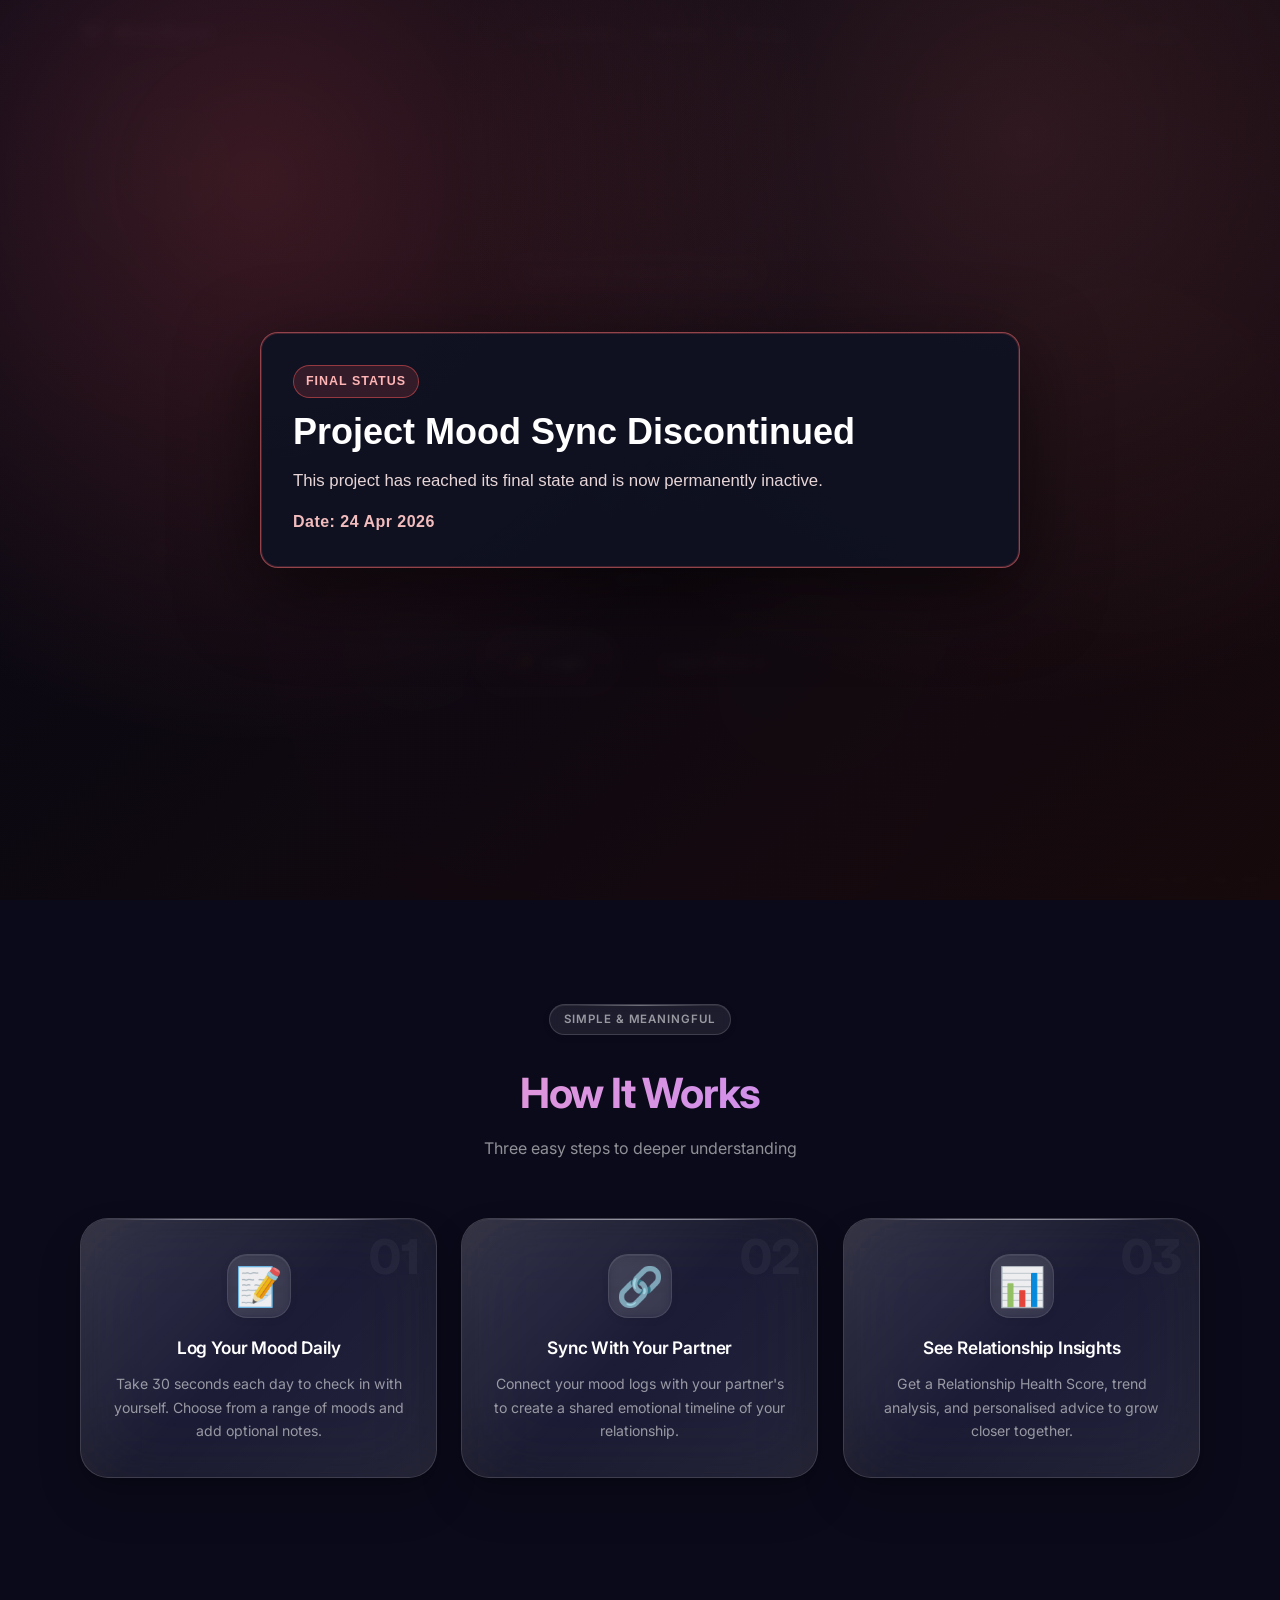
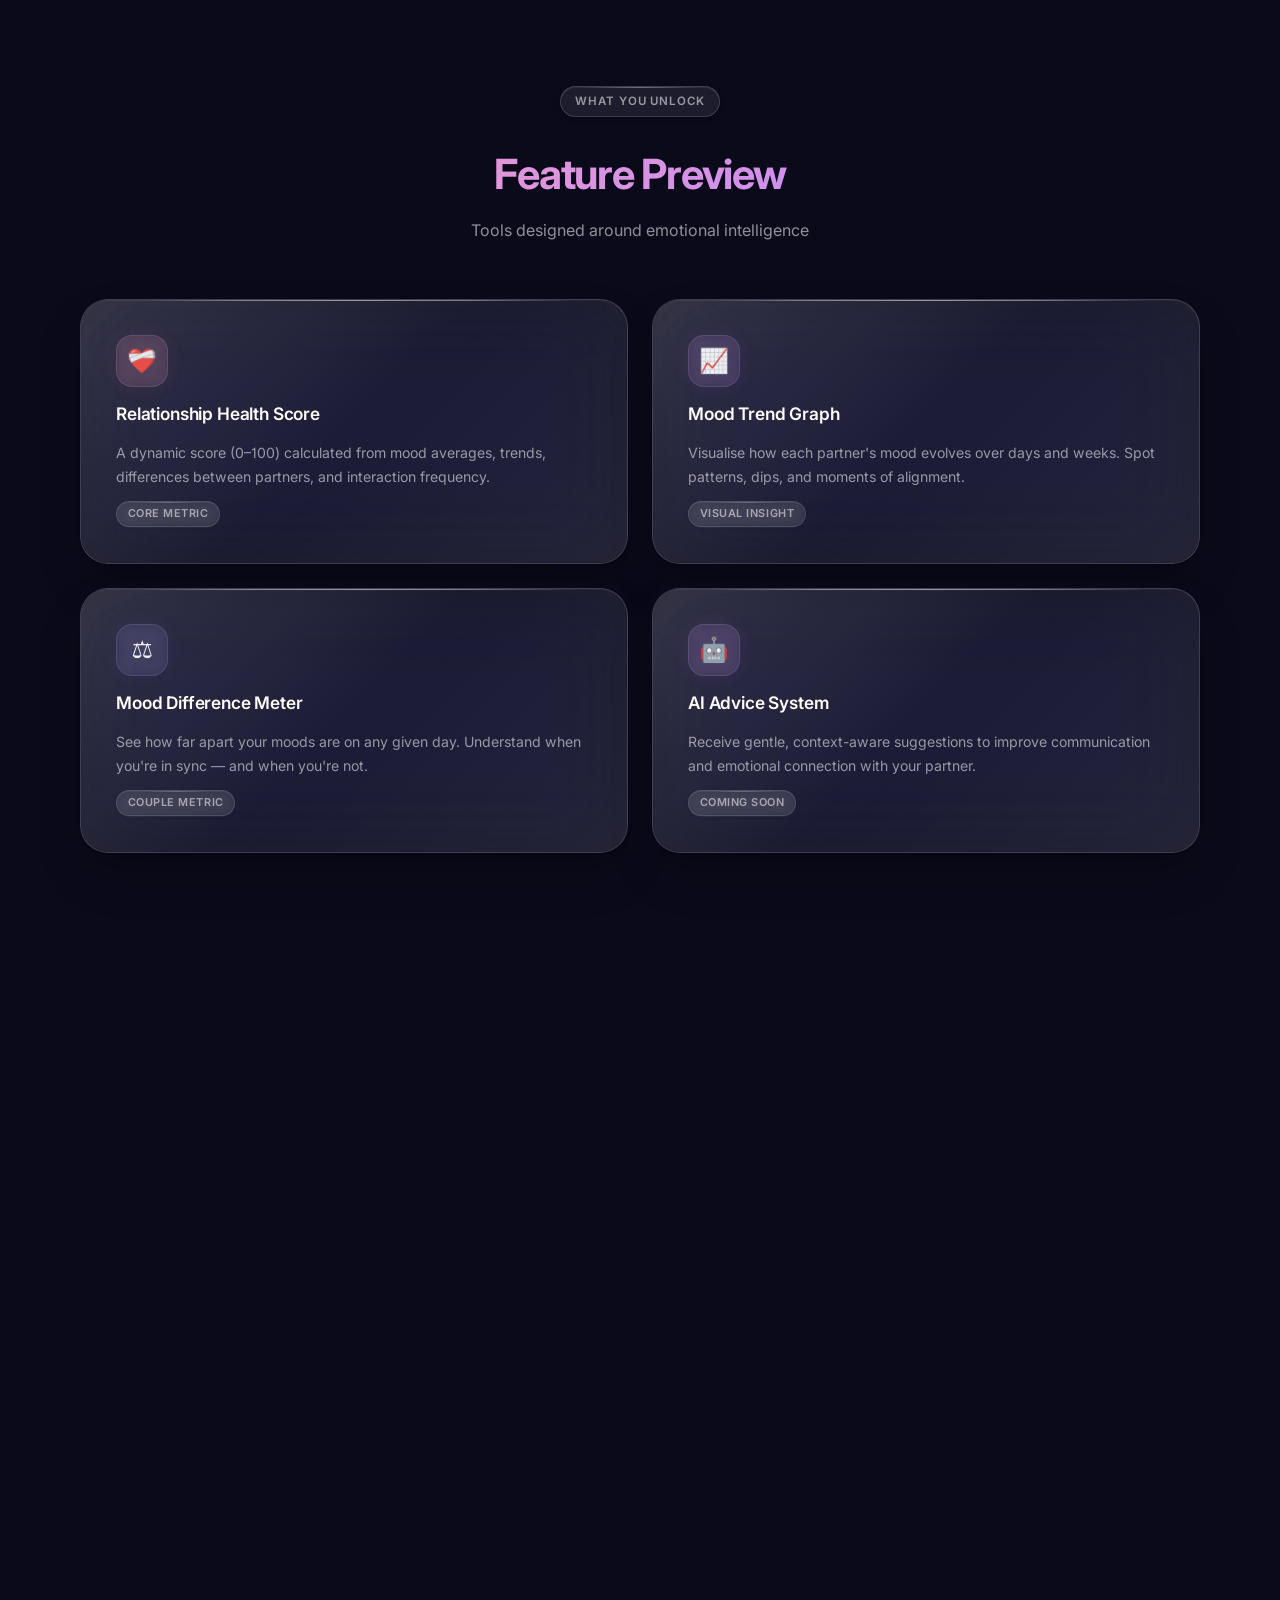
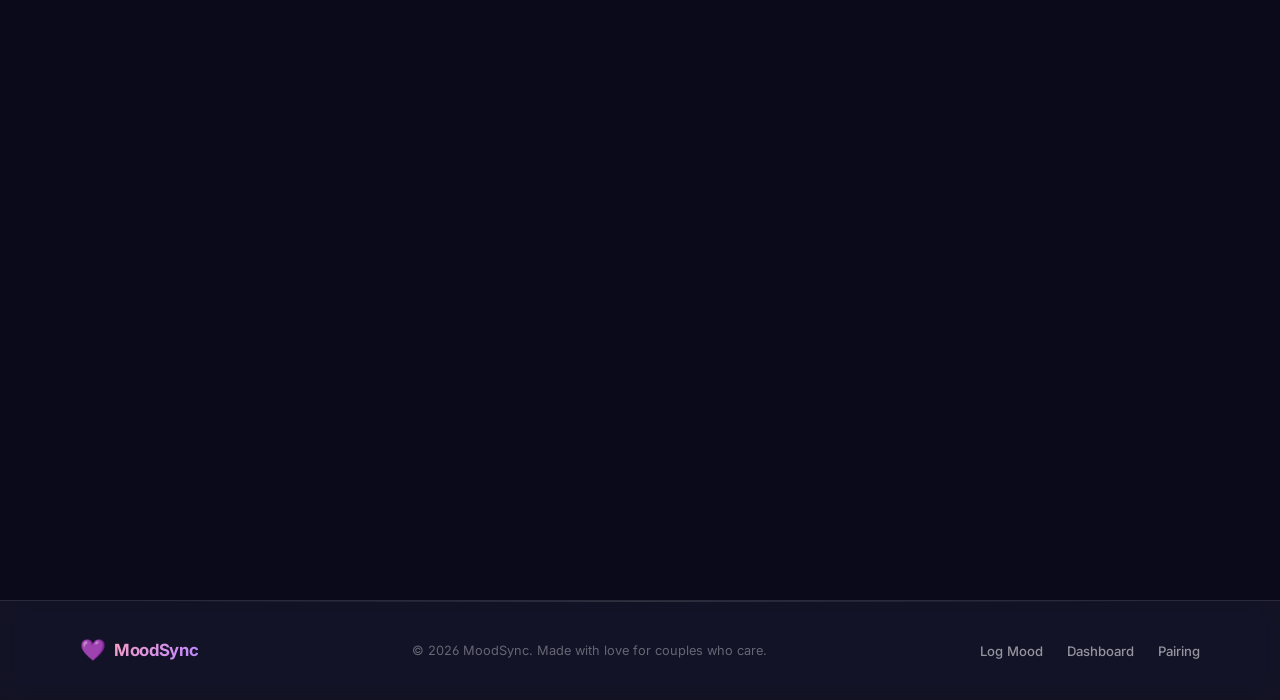
<file: index.html>
<!DOCTYPE html>
<html lang="en">
<head>
    <meta charset="UTF-8">
    <meta name="viewport" content="width=device-width, initial-scale=1.0">
    <title>MoodSync — Understand Your Relationship Better</title>
    <link rel="stylesheet" href="css/style.css">
    <link rel="preconnect" href="https://fonts.googleapis.com">
    <link rel="preconnect" href="https://fonts.gstatic.com" crossorigin>
    <link href="https://fonts.googleapis.com/css2?family=Inter:wght@300;400;500;600;700;800&display=swap" rel="stylesheet">
</head>
<body>

    <!-- Animated Background Orbs -->
    <div class="bg-orbs" aria-hidden="true">
        <div class="orb orb--1"></div>
        <div class="orb orb--2"></div>
        <div class="orb orb--3"></div>
        <div class="orb orb--4"></div>
    </div>

    <!-- ========== NAVBAR ========== -->
    <nav class="navbar">
        <div class="container navbar__inner">
            <a href="index.html" class="navbar__logo">
                <span class="navbar__logo-icon">💜</span>
                <span class="navbar__logo-text">MoodSync</span>
            </a>
            <ul class="navbar__links">
                <li><a href="#how-it-works">How It Works</a></li>
                <li><a href="#features">Features</a></li>
                <li><a href="#privacy">Privacy</a></li>
            </ul>
            <a class="btn btn--sm btn--outline btn--disabled" aria-disabled="true" tabindex="-1">Get App</a>
            <button class="navbar__hamburger" aria-label="Toggle navigation">
                <span></span><span></span><span></span>
            </button>
        </div>
    </nav>

    <!-- ========== HERO ========== -->
    <header class="hero" id="hero">
        <div class="container hero__inner">
            <p class="hero__badge">Relationship Analytics for Couples</p>
            <h1 class="hero__title">
                <span class="hero__title-line">MoodSync</span>
            </h1>
            <p class="hero__tagline">Understand Your Relationship Better</p>
            <p class="hero__description">
                Log your daily mood, sync with your partner, and uncover
                powerful insights about your relationship health — all in a
                private, emotionally safe space.
            </p>
            <div class="hero__cta-group">
                <a href="login.html" class="btn btn--glass btn--lg">
                    <span class="btn__icon">✨</span>
                    Login
                </a>
                <a href="#how-it-works" class="btn btn--ghost btn--lg">
                    Learn More ↓
                </a>
            </div>
            <!-- Floating mood emojis -->
            <div class="hero__emojis" aria-hidden="true">
                <span class="floating-emoji floating-emoji--1">😊</span>
                <span class="floating-emoji floating-emoji--2">💕</span>
                <span class="floating-emoji floating-emoji--3">🥰</span>
                <span class="floating-emoji floating-emoji--4">✨</span>
                <span class="floating-emoji floating-emoji--5">💜</span>
            </div>
        </div>
    </header>

    <!-- ========== HOW IT WORKS ========== -->
    <section class="section how-it-works" id="how-it-works">
        <div class="container">
            <div class="section__header">
                <p class="section__label">Simple & Meaningful</p>
                <h2 class="section__title">How It Works</h2>
                <p class="section__subtitle">Three easy steps to deeper understanding</p>
            </div>
            <div class="steps-grid">
                <!-- Step 1 -->
                <div class="step-card glass-card">
                    <div class="step-card__number">01</div>
                    <div class="step-card__icon">📝</div>
                    <h3 class="step-card__title">Log Your Mood Daily</h3>
                    <p class="step-card__text">
                        Take 30 seconds each day to check in with yourself.
                        Choose from a range of moods and add optional notes.
                    </p>
                </div>
                <!-- Step 2 -->
                <div class="step-card glass-card">
                    <div class="step-card__number">02</div>
                    <div class="step-card__icon">🔗</div>
                    <h3 class="step-card__title">Sync With Your Partner</h3>
                    <p class="step-card__text">
                        Connect your mood logs with your partner's to create a
                        shared emotional timeline of your relationship.
                    </p>
                </div>
                <!-- Step 3 -->
                <div class="step-card glass-card">
                    <div class="step-card__number">03</div>
                    <div class="step-card__icon">📊</div>
                    <h3 class="step-card__title">See Relationship Insights</h3>
                    <p class="step-card__text">
                        Get a Relationship Health Score, trend analysis, and
                        personalised advice to grow closer together.
                    </p>
                </div>
            </div>
        </div>
    </section>

    <!-- ========== FEATURES ========== -->
    <section class="section features" id="features">
        <div class="container">
            <div class="section__header">
                <p class="section__label">What You Unlock</p>
                <h2 class="section__title">Feature Preview</h2>
                <p class="section__subtitle">Tools designed around emotional intelligence</p>
            </div>
            <div class="features-grid">
                <!-- Feature 1 -->
                <article class="feature-card glass-card">
                    <div class="feature-card__icon-wrap feature-card__icon-wrap--pink">
                        <span>❤️‍🩹</span>
                    </div>
                    <h3 class="feature-card__title">Relationship Health Score</h3>
                    <p class="feature-card__text">
                        A dynamic score (0–100) calculated from mood averages,
                        trends, differences between partners, and interaction
                        frequency.
                    </p>
                    <span class="feature-card__tag">Core Metric</span>
                </article>
                <!-- Feature 2 -->
                <article class="feature-card glass-card">
                    <div class="feature-card__icon-wrap feature-card__icon-wrap--purple">
                        <span>📈</span>
                    </div>
                    <h3 class="feature-card__title">Mood Trend Graph</h3>
                    <p class="feature-card__text">
                        Visualise how each partner's mood evolves over days and
                        weeks. Spot patterns, dips, and moments of alignment.
                    </p>
                    <span class="feature-card__tag">Visual Insight</span>
                </article>
                <!-- Feature 3 -->
                <article class="feature-card glass-card">
                    <div class="feature-card__icon-wrap feature-card__icon-wrap--blue">
                        <span>⚖️</span>
                    </div>
                    <h3 class="feature-card__title">Mood Difference Meter</h3>
                    <p class="feature-card__text">
                        See how far apart your moods are on any given day.
                        Understand when you're in sync — and when you're not.
                    </p>
                    <span class="feature-card__tag">Couple Metric</span>
                </article>
                <!-- Feature 4 -->
                <article class="feature-card glass-card">
                    <div class="feature-card__icon-wrap feature-card__icon-wrap--lavender">
                        <span>🤖</span>
                    </div>
                    <h3 class="feature-card__title">AI Advice System</h3>
                    <p class="feature-card__text">
                        Receive gentle, context-aware suggestions to improve
                        communication and emotional connection with your partner.
                    </p>
                    <span class="feature-card__tag">Coming Soon</span>
                </article>
            </div>
        </div>
    </section>

    <!-- ========== PRIVACY ========== -->
    <section class="section privacy" id="privacy">
        <div class="container">
            <div class="privacy__inner glass-card">
                <div class="privacy__content">
                    <p class="section__label">Your Emotions Are Safe</p>
                    <h2 class="section__title">Built Around Privacy</h2>
                    <p class="privacy__text">
                        MoodSync is designed with emotional safety at its core.
                        Your mood data stays private and is never shared with
                        third parties. You have full control over your data and
                        can delete it at any time.
                    </p>
                    <ul class="privacy__list">
                        <li>
                            <span class="privacy__check">🔒</span>
                            Your data is private and encrypted
                        </li>
                        <li>
                            <span class="privacy__check">🎛️</span>
                            Full control — export or delete anytime
                        </li>
                        <li>
                            <span class="privacy__check">💚</span>
                            Focus on emotional wellbeing, not metrics
                        </li>
                    </ul>
                </div>
                <div class="privacy__visual" aria-hidden="true">
                    <div class="privacy__shield">🛡️</div>
                </div>
            </div>
        </div>
    </section>

    <!-- ========== FINAL CTA ========== -->
    <section class="section cta" id="cta">
        <div class="container cta__inner">
            <h2 class="cta__title">Ready to Understand Each Other Better?</h2>
            <p class="cta__text">
                Start your emotional check-in today. It only takes 30 seconds.
            </p>
            <a href="login.html" class="btn btn--glass btn--lg">
                <span class="btn__icon">💜</span>
                Login
            </a>
        </div>
    </section>

    <!-- ========== FOOTER ========== -->
    <footer class="footer">
        <div class="container footer__inner">
            <div class="footer__brand">
                <span class="navbar__logo-icon">💜</span>
                <span class="navbar__logo-text">MoodSync</span>
            </div>
            <p class="footer__copy">&copy; 2026 MoodSync. Made with love for couples who care.</p>
            <ul class="footer__links">
                <li><a href="mood.html">Log Mood</a></li>
                <li><a href="dashboard.html">Dashboard</a></li>
                <li><a href="pair.html">Pairing</a></li>
            </ul>
        </div>
    </footer>

    <script src="js/main.js"></script>

    <!-- Prototype label -->
    <div style="position:fixed;bottom:12px;right:16px;font-size:11px;font-family:'Inter',sans-serif;color:rgba(255,255,255,0.35);letter-spacing:0.04em;pointer-events:none;z-index:9999;">
        Discontinued 24 Apr 2026
    </div>
</body>
</html>
</file>
<file: css/style.css>
/* ============================================================
   MoodSync — iOS 26 Liquid Glass Design System
   ============================================================

   SECTIONS IN THIS FILE
   ─────────────────────
   1. CSS Custom Properties
   2. Resets & Base
   3. Keyframes
   4. Layout helpers
   5. Components (Navbar, Buttons, Cards…)
   6. Form System  ← shared across setup / mood / login pages
   7. Page sections (Landing)
   8. Footer
   ============================================================ */

/* ---- [6] Form System — shared validation states ---- */

/* Required asterisk */
.form-required {
    color: var(--clr-rose);
    margin-left: 2px;
    font-size: 0.85em;
}

/* Optional badge */
.form-optional {
    color: var(--clr-text-secondary);
    font-size: 0.8em;
    font-weight: 400;
    margin-left: 6px;
    font-style: italic;
}

/* Error message below field */
.form-error {
    display: block;
    min-height: 18px;
    font-size: 0.78rem;
    color: var(--clr-rose);
    margin-top: 5px;
    padding-left: 2px;
    transition: opacity 0.2s var(--ease-smooth);
}

.form-error:empty {
    opacity: 0;
    pointer-events: none;
}

/* Error state on the input */
.form-input--error {
    border-color: var(--clr-rose) !important;
    box-shadow: 0 0 0 3px rgba(242, 122, 150, 0.18),
                inset 0 1px 0 rgba(242, 122, 150, 0.12) !important;
}

.form-input--error:focus {
    border-color: var(--clr-rose) !important;
    box-shadow: 0 0 0 4px rgba(242, 122, 150, 0.25),
                inset 0 1px 0 rgba(242, 122, 150, 0.15) !important;
}

/* ============================================================
   CUSTOM CARET — color-cycling blink for all text inputs
   ============================================================ */

/* Color cycle: red → green → pink → blue → yellow → repeat
   Each color holds for ~0.55s then blinks off for ~0.45s.
   Total duration 5s → one full cycle per ~1s per colour.       */
@keyframes caretColorCycle {
  /* ── Red ── */
  0%   { caret-color: rgba(255, 75,  75,  1); }
  9%   { caret-color: rgba(255, 75,  75,  1); }
  10%  { caret-color: rgba(255, 75,  75,  0); }
  19%  { caret-color: rgba(50,  210, 100, 0); }
  /* ── Green ── */
  20%  { caret-color: rgba(50,  210, 100, 1); }
  29%  { caret-color: rgba(50,  210, 100, 1); }
  30%  { caret-color: rgba(50,  210, 100, 0); }
  39%  { caret-color: rgba(255, 105, 180, 0); }
  /* ── Pink ── */
  40%  { caret-color: rgba(255, 105, 180, 1); }
  49%  { caret-color: rgba(255, 105, 180, 1); }
  50%  { caret-color: rgba(255, 105, 180, 0); }
  59%  { caret-color: rgba(75,  155, 255, 0); }
  /* ── Blue ── */
  60%  { caret-color: rgba(75,  155, 255, 1); }
  69%  { caret-color: rgba(75,  155, 255, 1); }
  70%  { caret-color: rgba(75,  155, 255, 0); }
  79%  { caret-color: rgba(255, 210,  50, 0); }
  /* ── Yellow ── */
  80%  { caret-color: rgba(255, 210,  50, 1); }
  89%  { caret-color: rgba(255, 210,  50, 1); }
  90%  { caret-color: rgba(255, 210,  50, 0); }
  99%  { caret-color: rgba(255, 75,   75, 0); }
  100% { caret-color: rgba(255, 75,   75, 1); }
}

/* Matching glow on the input border, synced to caret color */
@keyframes caretGlow {
  0%,   9%   { box-shadow: 0 2px 6px rgba(0,0,0,.05), 0 0 0 3px rgba(255, 75,  75,  .18), 0 0 18px rgba(255, 75,  75,  .18), inset 0 1px 0 rgba(255,255,255,.08); }
  10%,  19%  { box-shadow: 0 2px 6px rgba(0,0,0,.05), 0 0 0 3px rgba(255, 75,  75,  .08), 0 0  6px rgba(255, 75,  75,  .06), inset 0 1px 0 rgba(255,255,255,.08); }
  20%,  29%  { box-shadow: 0 2px 6px rgba(0,0,0,.05), 0 0 0 3px rgba(50,  210, 100, .18), 0 0 18px rgba(50,  210, 100, .18), inset 0 1px 0 rgba(255,255,255,.08); }
  30%,  39%  { box-shadow: 0 2px 6px rgba(0,0,0,.05), 0 0 0 3px rgba(50,  210, 100, .08), 0 0  6px rgba(50,  210, 100, .06), inset 0 1px 0 rgba(255,255,255,.08); }
  40%,  49%  { box-shadow: 0 2px 6px rgba(0,0,0,.05), 0 0 0 3px rgba(255, 105, 180, .18), 0 0 18px rgba(255, 105, 180, .18), inset 0 1px 0 rgba(255,255,255,.08); }
  50%,  59%  { box-shadow: 0 2px 6px rgba(0,0,0,.05), 0 0 0 3px rgba(255, 105, 180, .08), 0 0  6px rgba(255, 105, 180, .06), inset 0 1px 0 rgba(255,255,255,.08); }
  60%,  69%  { box-shadow: 0 2px 6px rgba(0,0,0,.05), 0 0 0 3px rgba(75,  155, 255, .18), 0 0 18px rgba(75,  155, 255, .18), inset 0 1px 0 rgba(255,255,255,.08); }
  70%,  79%  { box-shadow: 0 2px 6px rgba(0,0,0,.05), 0 0 0 3px rgba(75,  155, 255, .08), 0 0  6px rgba(75,  155, 255, .06), inset 0 1px 0 rgba(255,255,255,.08); }
  80%,  89%  { box-shadow: 0 2px 6px rgba(0,0,0,.05), 0 0 0 3px rgba(255, 210,  50, .18), 0 0 18px rgba(255, 210,  50, .18), inset 0 1px 0 rgba(255,255,255,.08); }
  90%,  99%  { box-shadow: 0 2px 6px rgba(0,0,0,.05), 0 0 0 3px rgba(255, 210,  50, .08), 0 0  6px rgba(255, 210,  50, .06), inset 0 1px 0 rgba(255,255,255,.08); }
  100%       { box-shadow: 0 2px 6px rgba(0,0,0,.05), 0 0 0 3px rgba(255, 75,  75,  .18), 0 0 18px rgba(255, 75,  75,  .18), inset 0 1px 0 rgba(255,255,255,.08); }
}

/* Apply caret + glow animations to every focused text-like input.
   - caretColorCycle replaces the native browser blink.
   - caretGlow syncs a soft ring+bloom to the active caret colour.
   - animation-fill-mode: both keeps the first frame visible instantly.  */
input:focus,
textarea:focus {
    animation: caretColorCycle 5s linear infinite;
    animation-fill-mode: both;
    /* Suppress the native blink so our animation fully controls it */
    caret-color: auto;
    /* Static glow replaces animated caretGlow — much lighter on GPU */
    box-shadow: 0 2px 6px rgba(0,0,0,.05), 0 0 0 3px rgba(201, 140, 245, .18), 0 0 12px rgba(201, 140, 245, .12), inset 0 1px 0 rgba(255,255,255,.08);
}

/* Group error class (can animate label, etc.) */
.form-group--error .form-label {
    color: var(--clr-rose);
    transition: color 0.2s var(--ease-smooth);
}

/* Loading state on submit button */
.btn--loading {
    opacity: 0.7;
    cursor: wait;
    pointer-events: none;
}

/* Disabled state — visually greyed out, non-interactive */
.btn--disabled {
    opacity: 0.38;
    cursor: not-allowed;
    pointer-events: none;
    filter: grayscale(0.4);
    user-select: none;
}

/* Remove default ← back arrow from date inputs on webkit */
input[type="date"]::-webkit-calendar-picker-indicator {
    filter: invert(0.6) sepia(1) hue-rotate(260deg);
    cursor: pointer;
    opacity: 0.7;
    transition: opacity 0.2s;
}

input[type="date"]::-webkit-calendar-picker-indicator:hover {
    opacity: 1;
}

/* Original file below
   ============================================================ */

/*
   Apple-inspired translucent glass · Specular highlights
   Refractive shine · Luminous depth · Dynamic tinting
   ============================================================ */

/* ---------- CSS Custom Properties ---------- */
:root {
    /* Background */
    --clr-bg:            #0a0a1a;
    --clr-bg-mesh-1:     #1a0533;
    --clr-bg-mesh-2:     #0c1445;
    --clr-bg-mesh-3:     #2d0a3e;

    /* Liquid Glass surfaces */
    --glass-bg:          rgba(255, 255, 255, 0.08);
    --glass-bg-hover:    rgba(255, 255, 255, 0.12);
    --glass-bg-elevated: rgba(255, 255, 255, 0.10);
    --glass-border:      rgba(255, 255, 255, 0.15);
    --glass-border-hover:rgba(255, 255, 255, 0.25);
    --glass-highlight:   rgba(255, 255, 255, 0.25);
    --glass-inner-shadow:rgba(255, 255, 255, 0.05);
    --glass-blur:        40px;
    --glass-saturate:    180%;

    /* Accent palette — soft, dreamy, iOS-like */
    --clr-pink:     #f7a0be;
    --clr-rose:     #f27a96;
    --clr-lavender: #c98cf5;
    --clr-purple:   #b87ee0;
    --clr-indigo:   #7b7ae6;
    --clr-blue:     #5ea3f5;
    --clr-teal:     #7dd3f8;
    --clr-mint:     #88ddd8;

    /* Text */
    --clr-text:         rgba(255, 255, 255, 0.92);
    --clr-text-secondary: rgba(255, 255, 255, 0.55);
    --clr-text-tertiary:  rgba(255, 255, 255, 0.35);
    --clr-white:        #ffffff;

    /* Gradients — soft flowing */
    --grad-accent:   linear-gradient(135deg, var(--clr-pink), var(--clr-lavender), var(--clr-indigo), var(--clr-teal));
    --grad-accent-flow: linear-gradient(135deg, var(--clr-pink), var(--clr-lavender), var(--clr-indigo), var(--clr-teal), var(--clr-pink));
    --grad-shine:    linear-gradient(135deg, rgba(255,255,255,0.18) 0%, rgba(255,255,255,0.0) 50%, rgba(255,255,255,0.06) 100%);
    --grad-top-edge: linear-gradient(180deg, rgba(255,255,255,0.3) 0%, rgba(255,255,255,0) 100%);
    --grad-bg-mesh:  radial-gradient(ellipse at 20% 20%, var(--clr-bg-mesh-1) 0%, transparent 50%),
                     radial-gradient(ellipse at 80% 30%, var(--clr-bg-mesh-2) 0%, transparent 50%),
                     radial-gradient(ellipse at 50% 80%, var(--clr-bg-mesh-3) 0%, transparent 50%),
                     var(--clr-bg);

    /* Typography — SF Pro-like */
    --ff-sans: 'Inter', -apple-system, BlinkMacSystemFont, 'SF Pro Display', 'SF Pro Text', system-ui, sans-serif;

    /* Layout */
    --section-py: 6.5rem;
    --container:  1120px;

    /* Radii — continuous (squircle-like) */
    --radius-xs:  10px;
    --radius-sm:  16px;
    --radius-md:  22px;
    --radius-lg:  28px;
    --radius-xl:  36px;
    --radius-pill: 100px;

    /* Shadows — layered depth */
    --shadow-glass:     0 2px 4px rgba(0,0,0,0.08),
                        0 8px 24px rgba(0,0,0,0.15),
                        0 24px 48px rgba(0,0,0,0.12);
    --shadow-glass-lg:  0 4px 8px rgba(0,0,0,0.1),
                        0 16px 40px rgba(0,0,0,0.2),
                        0 40px 80px rgba(0,0,0,0.15);
    --shadow-glow:      0 0 50px rgba(184, 126, 224, 0.12);
    --shadow-btn:       0 4px 16px rgba(184, 126, 224, 0.25),
                        0 8px 32px rgba(184, 126, 224, 0.12);

    /* Motion — Apple-like spring/ease */
    --ease-spring:  cubic-bezier(0.34, 1.56, 0.64, 1);
    --ease-smooth:  cubic-bezier(0.25, 0.1, 0.25, 1);
    --ease-out:     cubic-bezier(0, 0, 0.2, 1);
    --duration:     0.4s;
    --duration-fast:0.25s;
}

/* ---------- Reset & Base ---------- */
*,
*::before,
*::after {
    margin: 0;
    padding: 0;
    box-sizing: border-box;
}

html {
    scroll-behavior: smooth;
    scroll-padding-top: 80px;
    font-size: 16px;
}

body {
    font-family: var(--ff-sans);
    background: var(--grad-bg-mesh);
    background-attachment: fixed;
    color: var(--clr-text);
    line-height: 1.65;
    overflow-x: hidden;
    -webkit-font-smoothing: antialiased;
    -moz-osx-font-smoothing: grayscale;
    font-feature-settings: 'ss01', 'cv01';
}

img { max-width: 100%; display: block; }
a   { color: inherit; text-decoration: none; }
ul  { list-style: none; }

/* ---------- Utility ---------- */
.container {
    width: 88%;
    max-width: var(--container);
    margin-inline: auto;
}

/* ============================================================
   ANIMATED BACKGROUND ORBS — Softer, more diffuse
   ============================================================ */
.bg-orbs {
    position: fixed;
    inset: 0;
    z-index: -1;
    overflow: hidden;
    pointer-events: none;
    contain: strict;
}

.orb {
    position: absolute;
    border-radius: 50%;
    filter: blur(80px);
    opacity: 0.28;
    animation: orbDrift 20s ease-in-out infinite alternate;
    will-change: transform;
}

.orb--1 {
    width: 600px; height: 600px;
    background: radial-gradient(circle, var(--clr-lavender), transparent 70%);
    top: -15%; left: -10%;
    animation-duration: 25s;
}
.orb--2 {
    width: 500px; height: 500px;
    background: radial-gradient(circle, var(--clr-pink), transparent 70%);
    top: 25%; right: -8%;
    animation-duration: 28s;
    animation-delay: -6s;
}
.orb--3 {
    width: 450px; height: 450px;
    background: radial-gradient(circle, var(--clr-indigo), transparent 70%);
    bottom: 5%; left: 15%;
    animation-duration: 22s;
    animation-delay: -12s;
}
.orb--4 {
    width: 350px; height: 350px;
    background: radial-gradient(circle, var(--clr-teal), transparent 70%);
    top: 55%; left: 50%;
    animation-duration: 30s;
    animation-delay: -8s;
    opacity: 0.25;
}

@keyframes orbDrift {
    0%   { transform: translate(0, 0) scale(1); }
    33%  { transform: translate(40px, -30px) scale(1.08); }
    66%  { transform: translate(-20px, 40px) scale(0.95); }
    100% { transform: translate(30px, -50px) scale(1.05); }
}

@keyframes gradientFlow {
    0%   { background-position: 0% 50%; }
    50%  { background-position: 100% 50%; }
    100% { background-position: 0% 50%; }
}

/* ============================================================
   LIQUID GLASS CARD — iOS 26 Signature Component
   ============================================================ */
.glass-card {
    position: relative;
    background: var(--glass-bg);
    backdrop-filter: blur(var(--glass-blur)) saturate(var(--glass-saturate));
    -webkit-backdrop-filter: blur(var(--glass-blur)) saturate(var(--glass-saturate));
    border: 1px solid var(--glass-border);
    border-radius: var(--radius-lg);
    box-shadow: var(--shadow-glass),
                inset 0 1px 0 var(--glass-inner-shadow);
    overflow: hidden;
    contain: content;
    transition: transform var(--duration) var(--ease-smooth),
                border-color var(--duration) var(--ease-smooth),
                box-shadow var(--duration) var(--ease-smooth),
                background var(--duration) var(--ease-smooth);
}

/* Specular highlight — top edge refraction */
.glass-card::before {
    content: '';
    position: absolute;
    top: 0; left: 0; right: 0;
    height: 1px;
    background: linear-gradient(90deg,
        transparent 0%,
        rgba(255,255,255,0.0) 10%,
        rgba(255,255,255,0.4) 30%,
        rgba(255,255,255,0.5) 50%,
        rgba(255,255,255,0.4) 70%,
        rgba(255,255,255,0.0) 90%,
        transparent 100%
    );
    z-index: 2;
    pointer-events: none;
}

/* Diagonal shine / light refraction */
.glass-card::after {
    content: '';
    position: absolute;
    top: 0; left: 0; right: 0; bottom: 0;
    background: var(--grad-shine);
    border-radius: inherit;
    pointer-events: none;
    z-index: 1;
    opacity: 0.6;
    transition: opacity var(--duration) var(--ease-smooth);
}

.glass-card:hover {
    transform: translateY(-4px) scale(1.01);
    border-color: var(--glass-border-hover);
    background: var(--glass-bg-hover);
    box-shadow: var(--shadow-glass-lg),
                var(--shadow-glow),
                inset 0 1px 0 rgba(255,255,255,0.08);
}

.glass-card:hover::after {
    opacity: 0.9;
}

/* ---------- Fade-in on scroll ---------- */
.fade-target {
    opacity: 0;
    transform: translateY(28px) scale(0.98);
    transition: opacity 0.7s var(--ease-out),
                transform 0.7s var(--ease-out);
}

.fade-target.is-visible {
    opacity: 1;
    transform: translateY(0) scale(1);
}

/* ============================================================
   BUTTONS — Liquid Glass Pill Style
   ============================================================ */
.btn {
    position: relative;
    display: inline-flex;
    align-items: center;
    gap: 0.5rem;
    font-family: var(--ff-sans);
    font-weight: 600;
    border: none;
    cursor: pointer;
    border-radius: var(--radius-pill);
    text-align: center;
    white-space: nowrap;
    overflow: hidden;
    transition: transform var(--duration-fast) var(--ease-spring),
                box-shadow var(--duration) var(--ease-smooth),
                background var(--duration) var(--ease-smooth);
}

.btn--lg {
    padding: 0.95rem 2rem;
    font-size: 1rem;
    letter-spacing: -0.01em;
}

.btn--sm {
    padding: 0.5rem 1.3rem;
    font-size: 0.85rem;
}

.btn--primary {
    background: var(--grad-accent);
    color: var(--clr-white);
    box-shadow: var(--shadow-btn);
}

/* Glass shine on button */
.btn--primary::before {
    content: '';
    position: absolute;
    top: 0; left: 0; right: 0;
    height: 50%;
    background: linear-gradient(180deg, rgba(255,255,255,0.25), transparent);
    border-radius: inherit;
    pointer-events: none;
}

.btn--primary:hover {
    transform: translateY(-2px) scale(1.04);
    box-shadow: 0 6px 24px rgba(175, 82, 222, 0.45),
                0 12px 40px rgba(175, 82, 222, 0.2);
}

.btn--primary:active {
    transform: translateY(0) scale(0.98);
}

/* Liquid Glass CTA — iOS 26 frosted translucent pill */
.btn--glass {
    background: rgba(255, 255, 255, 0.1);
    backdrop-filter: blur(40px) saturate(180%);
    -webkit-backdrop-filter: blur(40px) saturate(180%);
    color: var(--clr-white);
    border: 1px solid rgba(255, 255, 255, 0.2);
    box-shadow: 0 2px 8px rgba(0, 0, 0, 0.1),
                0 8px 24px rgba(0, 0, 0, 0.12),
                inset 0 1px 0 rgba(255, 255, 255, 0.15);
}

/* Specular top-edge shine */
.btn--glass::before {
    content: '';
    position: absolute;
    top: 0; left: 10%; right: 10%;
    height: 1px;
    background: linear-gradient(90deg,
        transparent,
        rgba(255, 255, 255, 0.5),
        transparent
    );
    pointer-events: none;
}

/* Inner light refraction overlay */
.btn--glass::after {
    content: '';
    position: absolute;
    top: 0; left: 0; right: 0;
    height: 50%;
    background: linear-gradient(180deg,
        rgba(255, 255, 255, 0.12),
        transparent
    );
    border-radius: inherit;
    pointer-events: none;
}

.btn--glass:hover {
    background: rgba(255, 255, 255, 0.16);
    border-color: rgba(255, 255, 255, 0.32);
    transform: translateY(-2px) scale(1.03);
    box-shadow: 0 4px 12px rgba(0, 0, 0, 0.12),
                0 16px 40px rgba(0, 0, 0, 0.15),
                0 0 30px rgba(175, 82, 222, 0.12),
                inset 0 1px 0 rgba(255, 255, 255, 0.2);
}

.btn--glass:active {
    transform: translateY(0) scale(0.97);
    background: rgba(255, 255, 255, 0.08);
}

.btn--outline {
    background: var(--glass-bg);
    color: var(--clr-text);
    border: 1px solid var(--glass-border);
    backdrop-filter: blur(20px) saturate(150%);
    -webkit-backdrop-filter: blur(20px) saturate(150%);
}

.btn--outline::before {
    content: '';
    position: absolute;
    top: 0; left: 0; right: 0;
    height: 1px;
    background: linear-gradient(90deg, transparent, rgba(255,255,255,0.3), transparent);
    pointer-events: none;
}

.btn--outline:hover {
    background: var(--glass-bg-hover);
    border-color: var(--glass-border-hover);
    transform: translateY(-1px);
}

.btn--ghost {
    background: transparent;
    color: var(--clr-text-secondary);
    border: 1px solid transparent;
}

.btn--ghost:hover {
    color: var(--clr-text);
    background: rgba(255, 255, 255, 0.07);
    border-color: var(--glass-border);
    backdrop-filter: blur(16px) saturate(140%);
    -webkit-backdrop-filter: blur(16px) saturate(140%);
    box-shadow: 0 2px 8px rgba(0,0,0,0.06),
                inset 0 1px 0 rgba(255,255,255,0.06);
}

.btn__icon {
    font-size: 1.1em;
}

/* ============================================================
   NAVBAR — Floating Liquid Glass Bar
   ============================================================ */
.navbar {
    position: fixed;
    top: 0; left: 0; right: 0;
    z-index: 1000;
    padding: 0.8rem 0;
    transition: all var(--duration) var(--ease-smooth);
}

.navbar--scrolled {
    background: rgba(10, 10, 26, 0.6);
    backdrop-filter: blur(50px) saturate(180%);
    -webkit-backdrop-filter: blur(50px) saturate(180%);
    box-shadow: 0 1px 0 rgba(255,255,255,0.08),
                0 8px 32px rgba(0,0,0,0.3);
    padding: 0.5rem 0;
}

/* Subtle bottom edge highlight when scrolled */
.navbar--scrolled::after {
    content: '';
    position: absolute;
    bottom: 0; left: 5%; right: 5%;
    height: 1px;
    background: linear-gradient(90deg, transparent, rgba(255,255,255,0.1), transparent);
}

.navbar__inner {
    display: flex;
    align-items: center;
    justify-content: space-between;
}

.navbar__logo {
    display: flex;
    align-items: center;
    gap: 0.5rem;
    font-weight: 700;
    font-size: 1.2rem;
}

.navbar__logo-icon { font-size: 1.3rem; }
.navbar__logo-text {
    background: var(--grad-accent-flow);
    background-size: 300% 300%;
    -webkit-background-clip: text;
    -webkit-text-fill-color: transparent;
    background-clip: text;
    letter-spacing: -0.02em;
    animation: gradientFlow 6s ease infinite;
}

.navbar__links {
    display: flex;
    gap: 2rem;
}

.navbar__links a {
    font-size: 0.88rem;
    font-weight: 500;
    color: var(--clr-text-secondary);
    transition: color var(--duration-fast) var(--ease-smooth);
    position: relative;
    letter-spacing: -0.01em;
}

.navbar__links a::after {
    content: '';
    position: absolute;
    bottom: -4px; left: 50%;
    width: 0; height: 2px;
    background: var(--clr-lavender);
    transition: all var(--duration-fast) var(--ease-spring);
    border-radius: 2px;
    transform: translateX(-50%);
}

.navbar__links a:hover {
    color: var(--clr-white);
}

.navbar__links a:hover::after {
    width: 20px;
}

/* Hamburger */
.navbar__hamburger {
    display: none;
    flex-direction: column;
    gap: 5px;
    background: none;
    border: none;
    cursor: pointer;
    padding: 4px;
}

.navbar__hamburger span {
    display: block;
    width: 22px; height: 2px;
    background: var(--clr-text);
    border-radius: 2px;
    transition: all var(--duration-fast) var(--ease-spring);
}

.navbar__hamburger.is-active span:nth-child(1) { transform: translateY(7px) rotate(45deg); }
.navbar__hamburger.is-active span:nth-child(2) { opacity: 0; transform: scaleX(0); }
.navbar__hamburger.is-active span:nth-child(3) { transform: translateY(-7px) rotate(-45deg); }

/* ============================================================
   HERO
   ============================================================ */
.hero {
    min-height: 100vh;
    min-height: 100dvh;
    display: flex;
    align-items: center;
    text-align: center;
    padding: 8rem 0 5rem;
    position: relative;
}

.hero__inner {
    position: relative;
    z-index: 1;
}

.hero__badge {
    display: inline-block;
    padding: 0.38rem 1.1rem;
    background: var(--glass-bg);
    border: 1px solid var(--glass-border);
    border-radius: var(--radius-pill);
    font-size: 0.78rem;
    font-weight: 500;
    color: var(--clr-text-secondary);
    letter-spacing: 0.03em;
    margin-bottom: 2rem;
    backdrop-filter: blur(20px) saturate(150%);
    -webkit-backdrop-filter: blur(20px) saturate(150%);
    position: relative;
    overflow: hidden;
}

/* Badge top-edge shine */
.hero__badge::before {
    content: '';
    position: absolute;
    top: 0; left: 20%; right: 20%;
    height: 1px;
    background: linear-gradient(90deg, transparent, rgba(255,255,255,0.35), transparent);
}

.hero__title {
    font-family: var(--ff-sans);
    font-size: clamp(3.2rem, 9vw, 6.5rem);
    font-weight: 800;
    line-height: 1.05;
    letter-spacing: -0.04em;
    margin-bottom: 0.6rem;
    /* Liquid glass text — translucent frosted fill */
    background: linear-gradient(
        180deg,
        rgba(255, 255, 255, 0.95) 0%,
        rgba(255, 255, 255, 0.55) 50%,
        rgba(255, 255, 255, 0.3) 100%
    );
    -webkit-background-clip: text;
    -webkit-text-fill-color: transparent;
    background-clip: text;
    filter: drop-shadow(0 2px 4px rgba(0, 0, 0, 0.15))
            drop-shadow(0 0 40px rgba(201, 140, 245, 0.2))
            drop-shadow(0 0 80px rgba(123, 122, 230, 0.1));
}

.hero__tagline {
    font-size: clamp(1.1rem, 2.5vw, 1.5rem);
    color: var(--clr-text-secondary);
    font-weight: 400;
    margin-bottom: 1.2rem;
    letter-spacing: -0.01em;
}

.hero__description {
    max-width: 540px;
    margin-inline: auto;
    font-size: 1rem;
    color: var(--clr-text-secondary);
    margin-bottom: 2.5rem;
    line-height: 1.75;
}

.hero__cta-group {
    display: flex;
    gap: 0.8rem;
    justify-content: center;
    flex-wrap: wrap;
}

/* Floating emojis — more subtle */
.hero__emojis {
    position: absolute;
    inset: 0;
    pointer-events: none;
}

.floating-emoji {
    position: absolute;
    font-size: 1.4rem;
    opacity: 0.15;
    animation: emojiGlide 10s ease-in-out infinite alternate;
    filter: blur(0.5px);
}

.floating-emoji--1 { top: 10%; left: 10%;  animation-duration: 8s; }
.floating-emoji--2 { top: 22%; right: 14%; animation-duration: 12s; animation-delay: -3s; }
.floating-emoji--3 { bottom: 28%; left: 6%; animation-duration: 14s; animation-delay: -5s; }
.floating-emoji--4 { top: 12%; right: 22%; animation-duration: 9s; animation-delay: -7s; }
.floating-emoji--5 { bottom: 18%; right: 8%; animation-duration: 11s; animation-delay: -2s; }

@keyframes emojiGlide {
    0%   { transform: translate(0, 0) scale(1) rotate(0deg); }
    100% { transform: translate(10px, -18px) scale(1.1) rotate(8deg); }
}

/* ============================================================
   SECTIONS — SHARED
   ============================================================ */
.section {
    padding: var(--section-py) 0;
    position: relative;
}

.section__header {
    text-align: center;
    margin-bottom: 3.5rem;
}

.section__label {
    display: inline-block;
    padding: 0.32rem 0.9rem;
    background: var(--glass-bg);
    border: 1px solid var(--glass-border);
    border-radius: var(--radius-pill);
    font-size: 0.72rem;
    font-weight: 600;
    color: var(--clr-text-secondary);
    letter-spacing: 0.08em;
    text-transform: uppercase;
    margin-bottom: 1rem;
    backdrop-filter: blur(24px) saturate(160%);
    -webkit-backdrop-filter: blur(24px) saturate(160%);
    position: relative;
    overflow: hidden;
    box-shadow: 0 2px 8px rgba(0,0,0,0.06),
                inset 0 1px 0 rgba(255,255,255,0.08);
}

/* Label specular shine */
.section__label::before {
    content: '';
    position: absolute;
    top: 0; left: 15%; right: 15%;
    height: 1px;
    background: linear-gradient(90deg, transparent, rgba(255,255,255,0.3), transparent);
    pointer-events: none;
}

.section__title {
    font-family: var(--ff-sans);
    font-size: clamp(1.8rem, 4vw, 2.6rem);
    font-weight: 700;
    letter-spacing: -0.03em;
    margin-bottom: 0.5rem;
    background: var(--grad-accent-flow);
    background-size: 300% 300%;
    -webkit-background-clip: text;
    -webkit-text-fill-color: transparent;
    background-clip: text;
    animation: gradientFlow 8s ease infinite;
}

.section__subtitle {
    color: var(--clr-text-secondary);
    font-size: 1rem;
    font-weight: 400;
}

/* ============================================================
   HOW IT WORKS — LIQUID GLASS STEP CARDS
   ============================================================ */
.steps-grid {
    display: grid;
    grid-template-columns: repeat(3, 1fr);
    gap: 1.5rem;
}

.step-card {
    padding: 2.2rem 1.8rem;
    text-align: center;
    position: relative;
}

.step-card__number {
    position: absolute;
    top: 14px; right: 18px;
    font-size: 3rem;
    font-weight: 800;
    opacity: 0.04;
    line-height: 1;
    color: var(--clr-white);
    letter-spacing: -0.02em;
}

.step-card__icon {
    font-size: 2.4rem;
    margin-bottom: 1rem;
    /* Liquid glass circle behind icon */
    display: inline-flex;
    align-items: center;
    justify-content: center;
    width: 64px; height: 64px;
    border-radius: 20px;
    background: rgba(255,255,255,0.06);
    border: 1px solid rgba(255,255,255,0.1);
    backdrop-filter: blur(20px) saturate(150%);
    -webkit-backdrop-filter: blur(20px) saturate(150%);
    box-shadow: 0 2px 8px rgba(0,0,0,0.06),
                inset 0 1px 0 rgba(255,255,255,0.08);
}

.step-card__title {
    font-size: 1.08rem;
    font-weight: 600;
    margin-bottom: 0.6rem;
    color: var(--clr-white);
    letter-spacing: -0.01em;
}

.step-card__text {
    font-size: 0.88rem;
    color: var(--clr-text-secondary);
    line-height: 1.65;
}

/* ============================================================
   FEATURES — LIQUID GLASS FEATURE CARDS
   ============================================================ */
.features-grid {
    display: grid;
    grid-template-columns: repeat(2, 1fr);
    gap: 1.5rem;
}

.feature-card {
    padding: 2.2rem;
    display: flex;
    flex-direction: column;
    gap: 0.8rem;
    position: relative;
}

.feature-card__icon-wrap {
    width: 52px; height: 52px;
    display: flex;
    align-items: center;
    justify-content: center;
    border-radius: 16px;
    font-size: 1.5rem;
    position: relative;
    border: 1px solid rgba(255,255,255,0.1);
    backdrop-filter: blur(16px) saturate(140%);
    -webkit-backdrop-filter: blur(16px) saturate(140%);
    box-shadow: 0 2px 6px rgba(0,0,0,0.05),
                inset 0 1px 0 rgba(255,255,255,0.06);
}

/* Color tinting for icon backgrounds — iOS vibrancy style */
.feature-card__icon-wrap--pink {
    background: rgba(255, 107, 157, 0.12);
    box-shadow: 0 0 20px rgba(255, 107, 157, 0.08);
}
.feature-card__icon-wrap--purple {
    background: rgba(175, 82, 222, 0.12);
    box-shadow: 0 0 20px rgba(175, 82, 222, 0.08);
}
.feature-card__icon-wrap--blue {
    background: rgba(88, 86, 214, 0.12);
    box-shadow: 0 0 20px rgba(88, 86, 214, 0.08);
}
.feature-card__icon-wrap--lavender {
    background: rgba(191, 90, 242, 0.12);
    box-shadow: 0 0 20px rgba(191, 90, 242, 0.08);
}

.feature-card__title {
    font-size: 1.08rem;
    font-weight: 600;
    color: var(--clr-white);
    letter-spacing: -0.01em;
}

.feature-card__text {
    font-size: 0.88rem;
    color: var(--clr-text-secondary);
    line-height: 1.65;
}

.feature-card__tag {
    display: inline-block;
    width: fit-content;
    padding: 0.22rem 0.65rem;
    background: rgba(255,255,255,0.07);
    border: 1px solid rgba(255,255,255,0.12);
    border-radius: var(--radius-pill);
    font-size: 0.68rem;
    font-weight: 600;
    color: var(--clr-text-secondary);
    letter-spacing: 0.05em;
    text-transform: uppercase;
    margin-top: auto;
    backdrop-filter: blur(12px) saturate(130%);
    -webkit-backdrop-filter: blur(12px) saturate(130%);
    box-shadow: 0 1px 4px rgba(0,0,0,0.04),
                inset 0 1px 0 rgba(255,255,255,0.06);
    position: relative;
    overflow: hidden;
}

/* Tag specular shine */
.feature-card__tag::before {
    content: '';
    position: absolute;
    top: 0; left: 20%; right: 20%;
    height: 1px;
    background: linear-gradient(90deg, transparent, rgba(255,255,255,0.2), transparent);
    pointer-events: none;
}

/* ============================================================
   PRIVACY — Elevated Liquid Glass Panel
   ============================================================ */
.privacy__inner {
    display: flex;
    align-items: center;
    gap: 3rem;
    padding: 3rem;
}

.privacy__content {
    flex: 1;
}

.privacy__content .section__label { margin-bottom: 0.8rem; }
.privacy__content .section__title { text-align: left; }

.privacy__text {
    color: var(--clr-text-secondary);
    font-size: 0.95rem;
    margin: 1rem 0 1.5rem;
    line-height: 1.75;
}

.privacy__list {
    display: flex;
    flex-direction: column;
    gap: 0.85rem;
}

.privacy__list li {
    display: flex;
    align-items: center;
    gap: 0.75rem;
    font-size: 0.92rem;
    font-weight: 500;
    color: var(--clr-text);
    padding: 0.6rem 0.8rem;
    background: rgba(255,255,255,0.06);
    border: 1px solid rgba(255,255,255,0.1);
    border-radius: var(--radius-sm);
    backdrop-filter: blur(16px) saturate(140%);
    -webkit-backdrop-filter: blur(16px) saturate(140%);
    box-shadow: 0 2px 6px rgba(0,0,0,0.05),
                inset 0 1px 0 rgba(255,255,255,0.06);
    transition: all var(--duration-fast) var(--ease-smooth);
    position: relative;
    overflow: hidden;
}

/* Privacy item specular shine */
.privacy__list li::before {
    content: '';
    position: absolute;
    top: 0; left: 10%; right: 10%;
    height: 1px;
    background: linear-gradient(90deg, transparent, rgba(255,255,255,0.15), transparent);
    pointer-events: none;
}

.privacy__list li:hover {
    background: rgba(255,255,255,0.1);
    border-color: rgba(255,255,255,0.16);
    transform: translateY(-1px);
    box-shadow: 0 4px 12px rgba(0,0,0,0.08),
                inset 0 1px 0 rgba(255,255,255,0.08);
}

.privacy__check {
    font-size: 1.2rem;
    flex-shrink: 0;
}

.privacy__visual {
    flex-shrink: 0;
    display: flex;
    align-items: center;
    justify-content: center;
}

.privacy__shield {
    font-size: 5rem;
    opacity: 0.2;
    animation: shieldBreath 5s ease-in-out infinite;
    filter: drop-shadow(0 0 20px rgba(175, 82, 222, 0.2));
}

@keyframes shieldBreath {
    0%, 100% { transform: scale(1); opacity: 0.2; }
    50%      { transform: scale(1.06); opacity: 0.35; }
}

/* ============================================================
   CTA — Liquid Glass Highlight Section
   ============================================================ */
.cta {
    text-align: center;
    padding: 5rem 0 6rem;
}

.cta__inner {
    max-width: 600px;
    margin-inline: auto;
    background: var(--glass-bg);
    backdrop-filter: blur(var(--glass-blur)) saturate(var(--glass-saturate));
    -webkit-backdrop-filter: blur(var(--glass-blur)) saturate(var(--glass-saturate));
    border: 1px solid var(--glass-border);
    border-radius: var(--radius-xl);
    padding: 3.5rem 2.5rem;
    position: relative;
    overflow: hidden;
    box-shadow: var(--shadow-glass),
                inset 0 1px 0 var(--glass-inner-shadow);
}

/* CTA glass specular highlight */
.cta__inner::before {
    content: '';
    position: absolute;
    top: 0; left: 0; right: 0;
    height: 1px;
    background: linear-gradient(90deg,
        transparent 0%,
        rgba(255,255,255,0.0) 10%,
        rgba(255,255,255,0.35) 30%,
        rgba(255,255,255,0.45) 50%,
        rgba(255,255,255,0.35) 70%,
        rgba(255,255,255,0.0) 90%,
        transparent 100%
    );
    z-index: 2;
    pointer-events: none;
}

/* CTA glass shine overlay */
.cta__inner::after {
    content: '';
    position: absolute;
    top: 0; left: 0; right: 0; bottom: 0;
    background: var(--grad-shine);
    border-radius: inherit;
    pointer-events: none;
    z-index: 1;
    opacity: 0.5;
}

.cta__title {
    font-family: var(--ff-sans);
    font-size: clamp(1.5rem, 3.5vw, 2.2rem);
    font-weight: 700;
    letter-spacing: -0.03em;
    margin-bottom: 0.8rem;
    background: var(--grad-accent-flow);
    background-size: 300% 300%;
    -webkit-background-clip: text;
    -webkit-text-fill-color: transparent;
    background-clip: text;
    animation: gradientFlow 8s ease infinite;
    position: relative;
    z-index: 2;
}

.cta__text {
    color: var(--clr-text-secondary);
    font-size: 1rem;
    margin-bottom: 2rem;
    position: relative;
    z-index: 2;
}

.cta .btn {
    position: relative;
    z-index: 2;
}

/* ============================================================
   FOOTER — Minimal Glass Divider
   ============================================================ */

/* ============================================================
   FOOTER — Minimal Glass Divider
   ============================================================ */
.footer {
    border-top: 1px solid rgba(255,255,255,0.1);
    padding: 2rem 0;
    background: rgba(255,255,255,0.04);
    backdrop-filter: blur(30px) saturate(160%);
    -webkit-backdrop-filter: blur(30px) saturate(160%);
    position: relative;
}

/* Footer top-edge specular shine */
.footer::before {
    content: '';
    position: absolute;
    top: 0; left: 10%; right: 10%;
    height: 1px;
    background: linear-gradient(90deg, transparent, rgba(255,255,255,0.12), transparent);
    pointer-events: none;
}

.footer__inner {
    display: flex;
    align-items: center;
    justify-content: space-between;
    flex-wrap: wrap;
    gap: 1rem;
}

.footer__brand {
    display: flex;
    align-items: center;
    gap: 0.5rem;
    font-weight: 700;
    font-size: 1.05rem;
}

.footer__copy {
    font-size: 0.8rem;
    color: var(--clr-text-tertiary);
}

.footer__links {
    display: flex;
    gap: 1.5rem;
}

.footer__links a {
    font-size: 0.82rem;
    font-weight: 500;
    color: var(--clr-text-secondary);
    transition: color var(--duration-fast) var(--ease-smooth);
}

.footer__links a:hover {
    color: var(--clr-white);
}

/* ============================================================
   RESPONSIVE
   ============================================================ */

/* ---- Tablet ---- */
@media (max-width: 900px) {
    .steps-grid {
        grid-template-columns: 1fr;
        max-width: 460px;
        margin-inline: auto;
    }

    .features-grid {
        grid-template-columns: 1fr;
        max-width: 500px;
        margin-inline: auto;
    }

    .privacy__inner {
        flex-direction: column;
        text-align: center;
        padding: 2.2rem;
    }

    .privacy__content .section__title { text-align: center; }
    .privacy__list { align-items: center; }
    .privacy__list li { justify-content: center; }

    .footer__inner {
        flex-direction: column;
        text-align: center;
    }
}

/* ---- Mobile ---- */
@media (max-width: 640px) {
    :root {
        --section-py: 4rem;
        --glass-blur: 30px;
    }

    /* Navbar mobile */
    .navbar__links {
        position: fixed;
        top: 0; left: 0; right: 0; bottom: 0;
        background: rgba(10, 10, 26, 0.92);
        backdrop-filter: blur(50px) saturate(180%);
        -webkit-backdrop-filter: blur(50px) saturate(180%);
        flex-direction: column;
        align-items: center;
        justify-content: center;
        gap: 2.2rem;
        opacity: 0;
        pointer-events: none;
        transition: opacity var(--duration) var(--ease-smooth);
        z-index: 999;
    }

    .navbar__links.is-open {
        opacity: 1;
        pointer-events: all;
    }

    .navbar__links a {
        font-size: 1.15rem;
    }

    .navbar .btn--sm {
        display: none;
    }

    .navbar__hamburger {
        display: flex;
        z-index: 1001;
    }

    /* Hero */
    .hero {
        padding: 7rem 0 3rem;
        min-height: auto;
    }

    .hero__description {
        font-size: 0.92rem;
    }

    .hero__cta-group {
        flex-direction: column;
        align-items: center;
    }

    /* Cards */
    .step-card, .feature-card {
        padding: 1.6rem 1.3rem;
    }

    .privacy__inner {
        padding: 1.8rem 1.3rem;
    }

    .privacy__shield {
        font-size: 3.5rem;
    }

    /* Softer orbs on mobile */
    .orb { filter: blur(100px); opacity: 0.3; }
    .orb--1 { width: 300px; height: 300px; }
    .orb--2 { width: 250px; height: 250px; }
    .orb--3 { width: 220px; height: 220px; }
    .orb--4 { width: 180px; height: 180px; }
}

/* ---- Small phones ---- */
@media (max-width: 380px) {
    .hero__title { font-size: 2.6rem; }

    .btn--lg {
        padding: 0.85rem 1.6rem;
        font-size: 0.92rem;
    }
}

/* =============================================================
   PAIR PAGE
   ============================================================= */

.pair-page {
    padding-top: 7rem;
    padding-bottom: 4rem;
    min-height: 100vh;
    display: flex;
    align-items: flex-start;
    justify-content: center;
}

.pair-card {
    width: 100%;
    max-width: 520px;
    padding: 2.5rem 2rem;
    display: flex;
    flex-direction: column;
    gap: 2rem;
}

.pair-card__header {
    text-align: center;
}

.pair-card__icon {
    font-size: 2.8rem;
    display: block;
    margin-bottom: 0.5rem;
}

.pair-card__title {
    font-size: 1.5rem;
    font-weight: 700;
    color: #fff;
    margin-bottom: 0.25rem;
}

.pair-card__sub {
    font-size: 0.92rem;
    color: rgba(255, 255, 255, 0.55);
}

/* ---- Pair Code Box ---- */
.pair-code-box {
    background: rgba(255, 255, 255, 0.06);
    border: 1px solid rgba(255, 255, 255, 0.1);
    border-radius: 1rem;
    padding: 1.25rem 1.5rem;
    text-align: center;
}

.pair-code-box__label {
    font-size: 0.8rem;
    text-transform: uppercase;
    letter-spacing: 0.08em;
    color: rgba(255, 255, 255, 0.5);
    margin-bottom: 0.6rem;
}

.pair-code-box__row {
    display: flex;
    align-items: center;
    justify-content: center;
    gap: 0.75rem;
}

.pair-code-box__code {
    font-family: 'SF Mono', 'Fira Code', 'Courier New', monospace;
    font-size: 1.6rem;
    font-weight: 700;
    letter-spacing: 0.15em;
    color: #fff;
    user-select: all;
}

.pair-code-box__copy {
    background: rgba(255, 255, 255, 0.12);
    border: 1px solid rgba(255, 255, 255, 0.15);
    border-radius: 0.6rem;
    padding: 0.4rem 0.75rem;
    color: rgba(255, 255, 255, 0.8);
    font-size: 0.8rem;
    cursor: pointer;
    transition: background 0.2s, color 0.2s;
}

.pair-code-box__copy:hover {
    background: rgba(255, 255, 255, 0.2);
    color: #fff;
}

/* ---- Pair Form ---- */
.pair-form__label {
    font-size: 0.92rem;
    font-weight: 600;
    color: rgba(255, 255, 255, 0.8);
    margin-bottom: 0.5rem;
    display: block;
}

.pair-form__row {
    display: flex;
    gap: 0.5rem;
}

.pair-form__row .form-input {
    flex: 1;
    font-family: 'SF Mono', 'Fira Code', 'Courier New', monospace;
    letter-spacing: 0.1em;
}

/* ---- Pair Message (success / error feedback) ---- */
.pair-message {
    padding: 0.75rem 1rem;
    border-radius: 0.75rem;
    font-size: 0.88rem;
    font-weight: 500;
    text-align: center;
}

.pair-message--success {
    background: rgba(52, 199, 89, 0.15);
    color: #34c759;
    border: 1px solid rgba(52, 199, 89, 0.2);
}

.pair-message--error {
    background: rgba(255, 69, 58, 0.15);
    color: #ff453a;
    border: 1px solid rgba(255, 69, 58, 0.2);
}

/* ---- Pair Requests ---- */
.pair-section { }

.pair-section__heading {
    font-size: 0.95rem;
    font-weight: 700;
    color: rgba(255, 255, 255, 0.8);
    margin-bottom: 0.75rem;
}

.pair-request {
    background: rgba(255, 255, 255, 0.06);
    border: 1px solid rgba(255, 255, 255, 0.1);
    border-radius: 0.85rem;
    padding: 1rem 1.25rem;
    display: flex;
    align-items: center;
    justify-content: space-between;
    gap: 0.75rem;
    margin-bottom: 0.5rem;
}

.pair-request__info {
    display: flex;
    flex-direction: column;
    gap: 0.15rem;
}

.pair-request__name {
    font-weight: 600;
    color: #fff;
    font-size: 0.95rem;
}

.pair-request__email {
    font-size: 0.8rem;
    color: rgba(255, 255, 255, 0.45);
}

.pair-request__actions {
    display: flex;
    gap: 0.4rem;
}

.pair-request--sent {
    opacity: 0.7;
}

.pair-request--sent .pair-request__status {
    font-size: 0.82rem;
    color: rgba(255, 255, 255, 0.55);
    font-style: italic;
}

.pair-empty {
    text-align: center;
    font-size: 0.88rem;
    color: rgba(255, 255, 255, 0.4);
    padding: 0.75rem 0;
}

.pair-privacy {
    text-align: center;
    font-size: 0.78rem;
    color: rgba(255, 255, 255, 0.35);
    line-height: 1.5;
}

/* ---- Dashboard: Partner badge on combined log list ---- */
.log-item__partner {
    display: inline-flex;
    align-items: center;
    gap: 0.3rem;
    font-size: 0.75rem;
    color: rgba(255, 255, 255, 0.5);
    margin-left: 0.5rem;
}

.log-item__partner--you {
    color: rgba(163, 130, 255, 0.7);
}

.log-item__partner--them {
    color: rgba(255, 149, 0, 0.7);
}

/* ---- Pair page responsive ---- */
@media (max-width: 480px) {
    .pair-card {
        padding: 2rem 1.25rem;
    }

    .pair-code-box__code {
        font-size: 1.3rem;
    }

    .pair-form__row {
        flex-direction: column;
    }

    .pair-request {
        flex-direction: column;
        align-items: flex-start;
    }

    .pair-request__actions {
        width: 100%;
    }

    .pair-request__actions .btn {
        flex: 1;
    }
}

/* ============================================================
   SAFARI PERFORMANCE OVERRIDES
   Reduce backdrop-filter on non-essential decorative elements.
   Safari WebKit composites each blur layer individually — fewer
   layers = dramatically fewer GPU passes.
   ============================================================ */

/* Decorative elements: reduce blur to near-invisible levels */
.section__label,
.feature-card__tag,
.step-card__icon,
.feature-card__icon-wrap,
.privacy__list li,
.hero__badge {
    -webkit-backdrop-filter: blur(6px) saturate(120%);
    backdrop-filter: blur(6px) saturate(120%);
}

/* Ghost buttons only blur on hover — skip entirely when not hovered */
.btn--ghost {
    -webkit-backdrop-filter: none;
    backdrop-filter: none;
}
.btn--ghost:hover {
    -webkit-backdrop-filter: blur(8px) saturate(130%);
    backdrop-filter: blur(8px) saturate(130%);
}

/* Reduce footer blur */
.footer {
    -webkit-backdrop-filter: blur(12px) saturate(140%);
    backdrop-filter: blur(12px) saturate(140%);
}

/* Prefer reduced motion: kill orb + glow animations entirely */
@media (prefers-reduced-motion: reduce) {
    .orb { animation: none !important; }
    .floating-emoji { animation: none !important; }
    .graph-legend__dot--me,
    .graph-legend__dot--partner { animation: none !important; }
    input:focus,
    textarea:focus { animation: none !important; }
}
</file>
